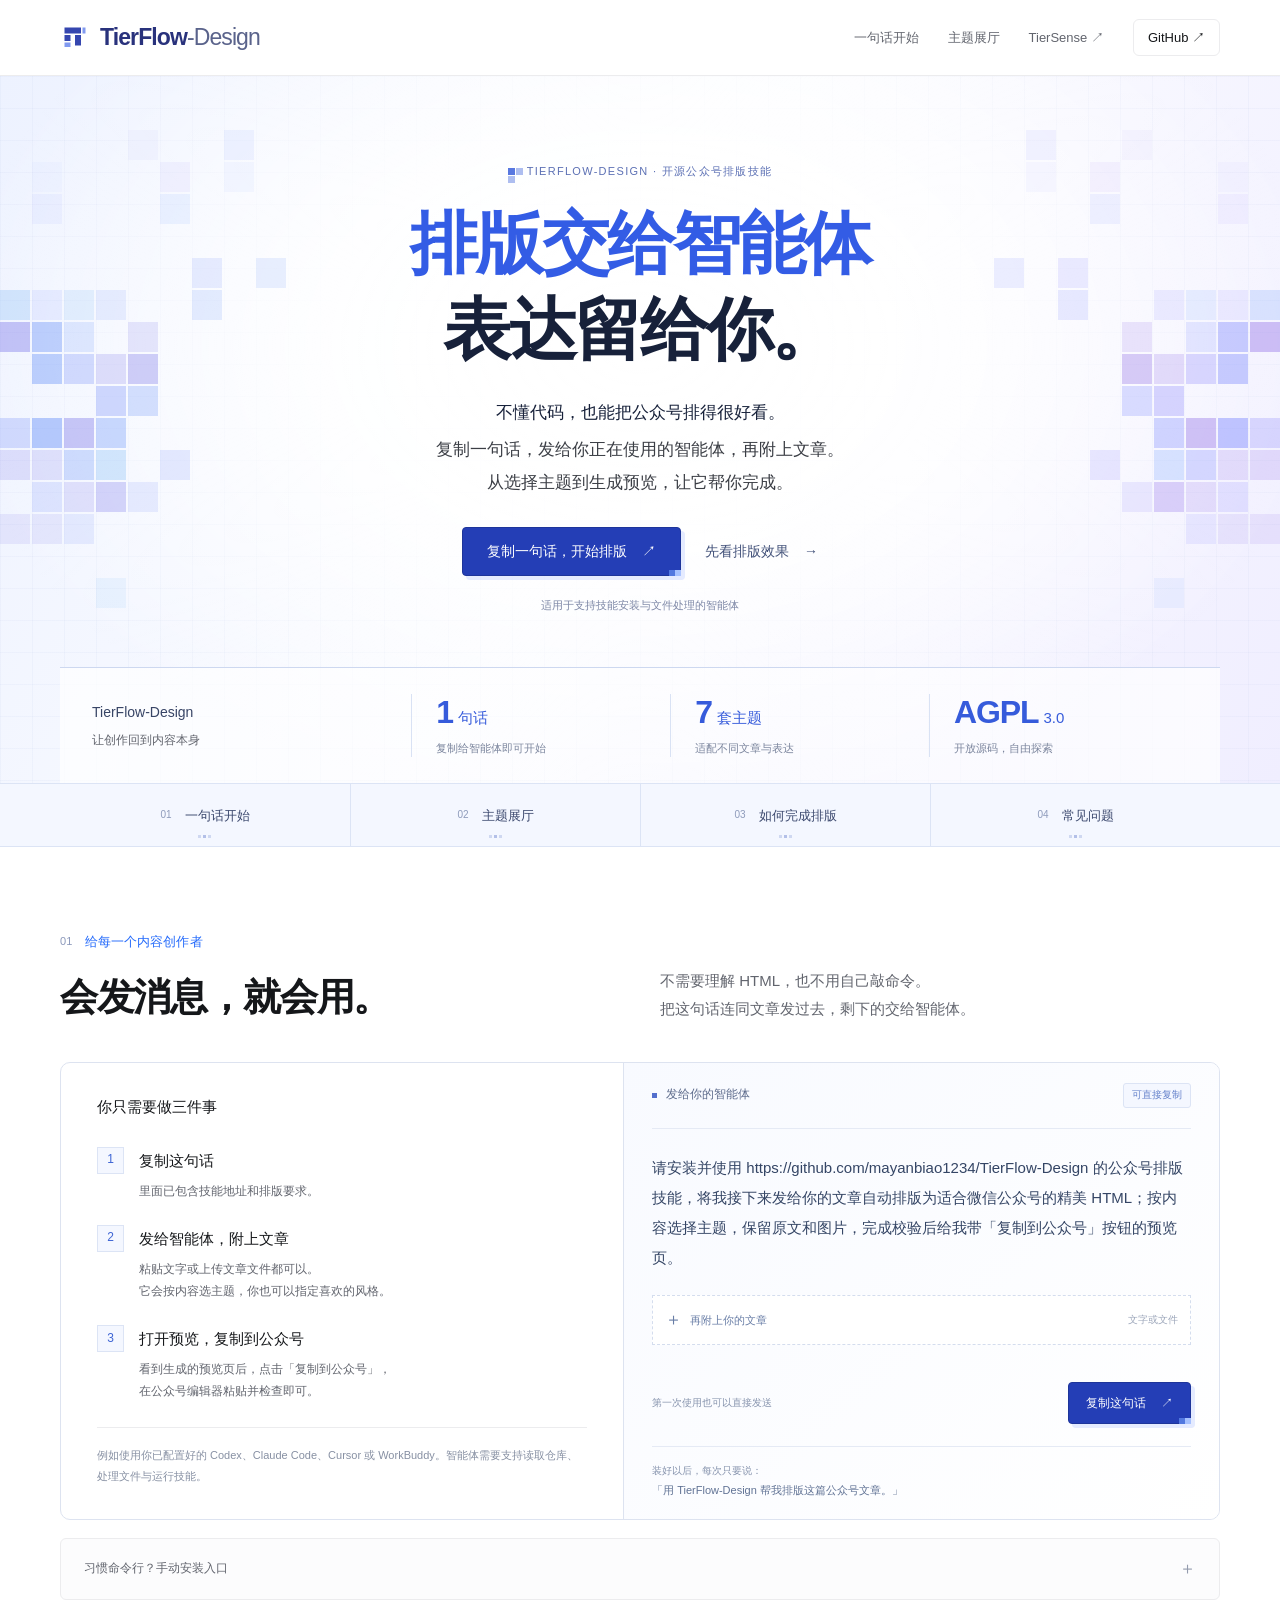
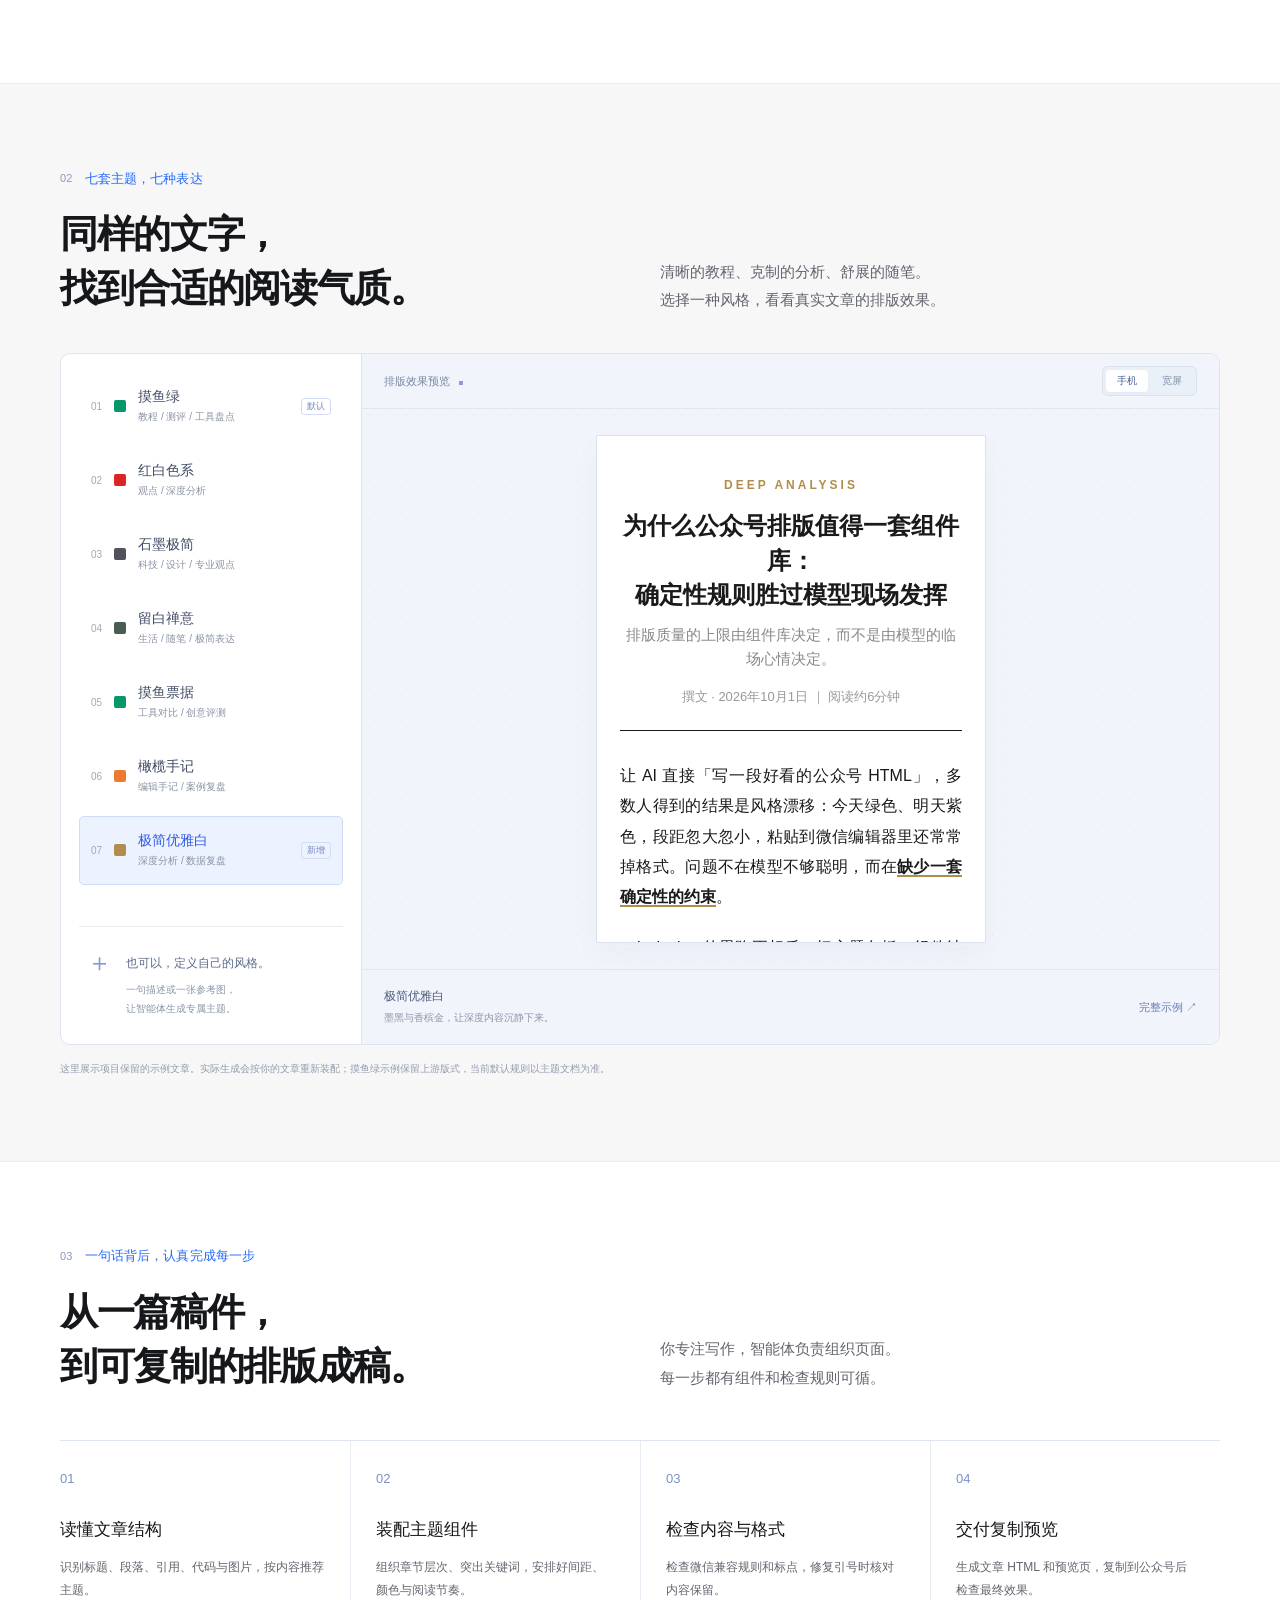
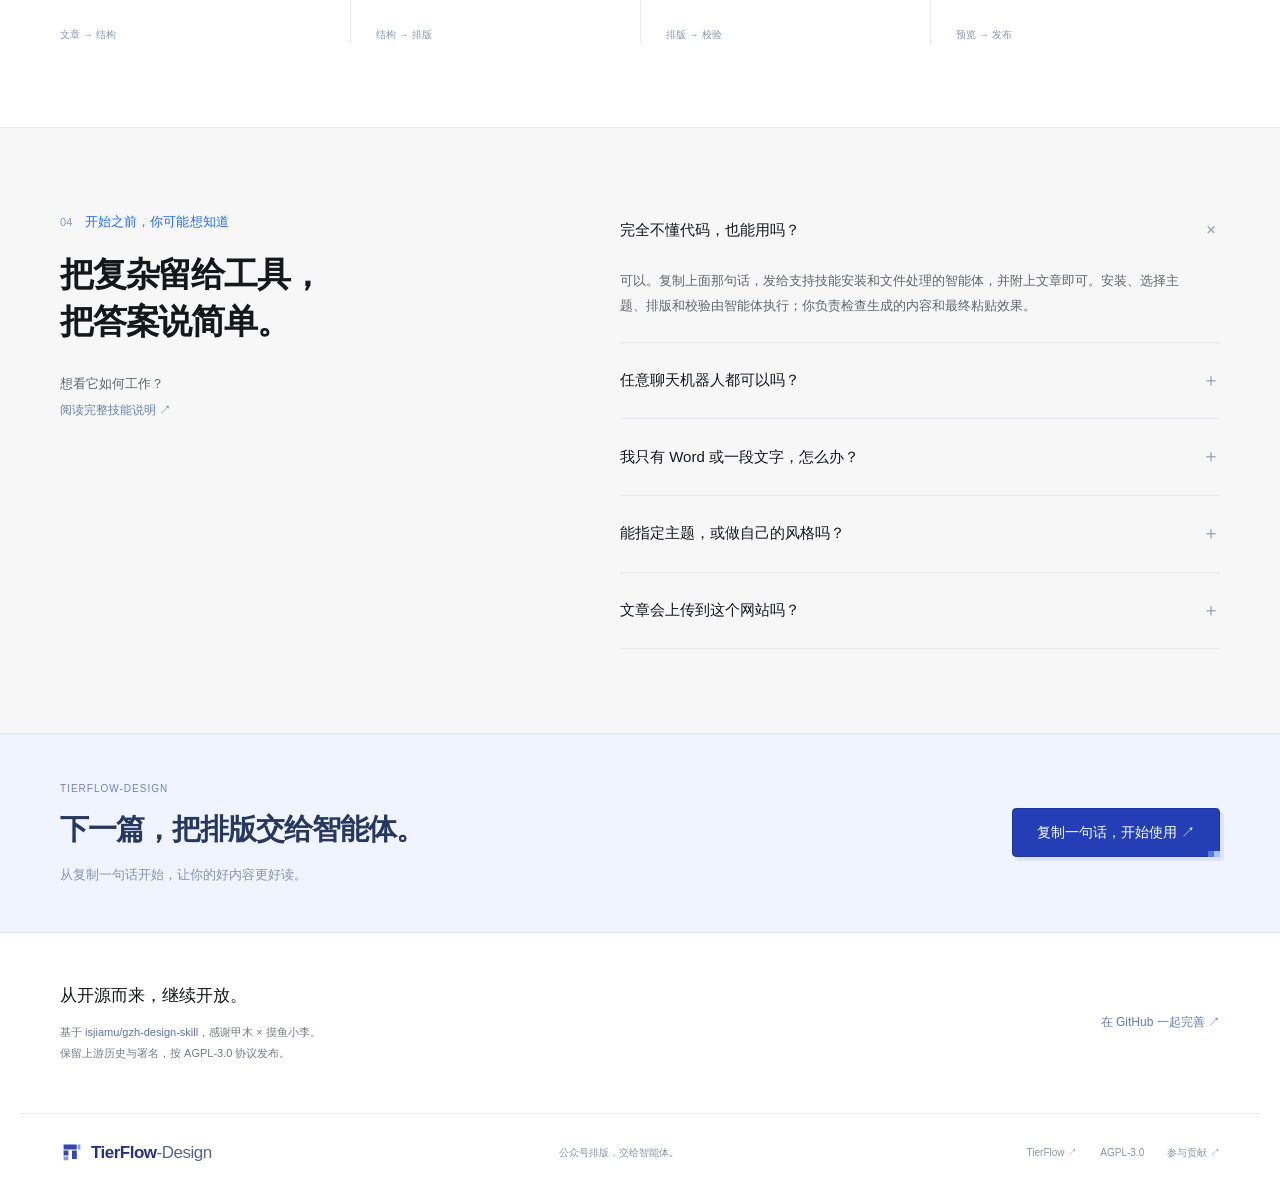
<file: docs/index.html>
<!doctype html>
<html lang="zh-CN">
  <head>
    <meta charset="utf-8" />
    <meta name="viewport" content="width=device-width,initial-scale=1" />
    <meta name="color-scheme" content="light" />
    <meta name="theme-color" content="#ffffff" />
    <meta
      name="description"
      content="TierFlow-Design：不懂代码，也能把公众号排得很好看。给智能体一句话，自动完成主题选择、文章排版、校验和预览。"
    />
    <meta
      property="og:title"
      content="TierFlow-Design · 排版交给智能体，表达留给你。"
    />
    <meta
      property="og:description"
      content="不懂代码，也能把公众号排得很好看。复制一句话，发给智能体并附上文章即可开始。7 套主题，开源可定制。"
    />
    <meta property="og:type" content="website" />
    <title>TierFlow-Design · 排版交给智能体，表达留给你。</title>
    <link rel="icon" href="assets/brand.svg" type="image/svg+xml" />
    <link rel="stylesheet" href="assets/site.css" />
    <script src="assets/site.js" defer></script>
  </head>
  <body>
    <a class="skip-link" href="#main">跳到正文</a>
    <header class="site-header">
      <div class="wrap header-inner">
        <a class="brand" href="./" aria-label="TierFlow-Design 首页"
          ><img src="assets/brand.svg" width="30" height="30" alt="" /><span
            >TierFlow<span class="brand-design">-Design</span></span
          ></a
        >
        <nav aria-label="主导航">
          <a href="#start">一句话开始</a><a href="#themes">主题展厅</a
          ><a class="ecosystem-link" href="https://tierflow.cn/tiersense"
            >TierSense ↗</a
          ><a
            class="nav-github"
            href="https://github.com/mayanbiao1234/TierFlow-Design"
            >GitHub ↗</a
          >
        </nav>
      </div>
    </header>
    <main id="main">
      <section class="hero">
        <div class="wrap">
          <div class="hero-copy">
            <p class="eyebrow hero-eyebrow">
              <span class="pixel-dot"></span> TIERFLOW-DESIGN ·
              开源公众号排版技能
            </p>
            <h1>
              <span class="hero-title-primary">排版交给智能体</span
              ><span>表达留给你。</span>
            </h1>
            <p class="hero-description">
              <strong>不懂代码，也能把公众号排得很好看。</strong
              >复制一句话，发给你正在使用的智能体，再附上文章。<br />从选择主题到生成预览，让它帮你完成。
            </p>
            <div class="hero-actions">
              <button
                class="button primary"
                type="button"
                data-copy="starter-prompt"
              >
                复制一句话，开始排版 <span aria-hidden="true">↗</span></button
              ><a class="button secondary" href="#themes"
                >先看排版效果 <span aria-hidden="true">→</span></a
              >
            </div>
            <p class="hero-note">适用于支持技能安装与文件处理的智能体</p>
          </div>
          <div class="evidence">
            <div class="evidence-source">
              <strong>TierFlow-Design</strong><span>让创作回到内容本身</span>
            </div>
            <dl class="service-metrics">
              <div>
                <dt>复制给智能体即可开始</dt>
                <dd>1<span>句话</span></dd>
              </div>
              <div>
                <dt>适配不同文章与表达</dt>
                <dd>7<span>套主题</span></dd>
              </div>
              <div>
                <dt>开放源码，自由探索</dt>
                <dd>AGPL<span>3.0</span></dd>
              </div>
            </dl>
          </div>
        </div>
      </section>
      <nav class="section-nav" aria-label="页面章节">
        <div class="wrap">
          <a href="#start"><span>01</span> 一句话开始</a
          ><a href="#themes"><span>02</span> 主题展厅</a
          ><a href="#workflow"><span>03</span> 如何完成排版</a
          ><a href="#faq"><span>04</span> 常见问题</a>
        </div>
      </nav>
      <section id="start" class="section start-section">
        <div class="wrap">
          <div class="section-heading">
            <div>
              <p class="eyebrow"><span>01</span> 给每一个内容创作者</p>
              <h2>会发消息，就会用。</h2>
            </div>
            <p>
              不需要理解 HTML，也不用自己敲命令。<br />把这句话连同文章发过去，剩下的交给智能体。
            </p>
          </div>
          <div class="starter">
            <div class="starter-guide">
              <p class="panel-label">你只需要做三件事</p>
              <ol class="simple-steps">
                <li>
                  <span>1</span>
                  <div>
                    <h3>复制这句话</h3>
                    <p>里面已包含技能地址和排版要求。</p>
                  </div>
                </li>
                <li>
                  <span>2</span>
                  <div>
                    <h3>发给智能体，附上文章</h3>
                    <p>
                      粘贴文字或上传文章文件都可以。<br />它会按内容选主题，你也可以指定喜欢的风格。
                    </p>
                  </div>
                </li>
                <li>
                  <span>3</span>
                  <div>
                    <h3>打开预览，复制到公众号</h3>
                    <p>
                      看到生成的预览页后，点击「复制到公众号」，<br />在公众号编辑器粘贴并检查即可。
                    </p>
                  </div>
                </li>
              </ol>
              <p class="agent-note">
                例如使用你已配置好的 Codex、Claude Code、Cursor 或
                WorkBuddy。智能体需要支持读取仓库、处理文件与运行技能。
              </p>
            </div>
            <div class="starter-message">
              <div class="message-toolbar">
                <span><span class="message-dot"></span> 发给你的智能体</span
                ><span class="ready-tag">可直接复制</span>
              </div>
              <div class="message-body">
                <p id="starter-prompt">
                  请安装并使用 https://github.com/mayanbiao1234/TierFlow-Design
                  的公众号排版技能，将我接下来发给你的文章自动排版为适合微信公众号的精美
                  HTML；按内容选择主题，保留原文和图片，完成校验后给我带「复制到公众号」按钮的预览页。
                </p>
                <div class="attachment-demo">
                  <span aria-hidden="true">＋</span> 再附上你的文章
                  <span class="attachment-hint">文字或文件</span>
                </div>
              </div>
              <div class="message-bottom">
                <span>第一次使用也可以直接发送</span
                ><button
                  class="button primary"
                  type="button"
                  data-copy="starter-prompt"
                >
                  复制这句话 <span aria-hidden="true">↗</span>
                </button>
              </div>
              <p class="message-followup">
                装好以后，每次只要说：<br /><span
                  >「用 TierFlow-Design 帮我排版这篇公众号文章。」</span
                >
              </p>
            </div>
          </div>
          <details class="advanced-install" id="install">
            <summary>
              <span>习惯命令行？手动安装入口</span
              ><span class="details-plus" aria-hidden="true">＋</span>
            </summary>
            <div class="advanced-content">
              <p>
                在支持 Skills 的智能体环境中运行；安装器使用
                Node.js，校验脚本使用 Python 3。
              </p>
              <div class="install-command">
                <code id="install-command"
                  >npx skills add mayanbiao1234/TierFlow-Design</code
                ><button
                  class="copy-button"
                  type="button"
                  data-copy="install-command"
                >
                  复制命令
                </button>
              </div>
            </div>
          </details>
        </div>
      </section>
      <section id="themes" class="section themes-section">
        <div class="wrap">
          <div class="section-heading">
            <div>
              <p class="eyebrow"><span>02</span> 七套主题，七种表达</p>
              <h2>同样的文字，<br />找到合适的阅读气质。</h2>
            </div>
            <p>
              清晰的教程、克制的分析、舒展的随笔。<br />选择一种风格，看看真实文章的排版效果。
            </p>
          </div>
          <div class="theme-explorer" data-gallery-base="gallery/">
            <div class="theme-sidebar">
              <div class="theme-list" role="group" aria-label="选择排版主题">
                <button
                  class="theme-option"
                  type="button"
                  data-theme="moyu-green"
                  aria-pressed="false"
                >
                  <span class="theme-number">01</span
                  ><span class="theme-swatch" style="--swatch: #059669"></span
                  ><span>摸鱼绿<small>教程 / 测评 / 工具盘点</small></span
                  ><span class="theme-badge">默认</span></button
                ><button
                  class="theme-option"
                  type="button"
                  data-theme="red-white"
                  aria-pressed="false"
                >
                  <span class="theme-number">02</span
                  ><span class="theme-swatch" style="--swatch: #dc2626"></span
                  ><span>红白色系<small>观点 / 深度分析</small></span></button
                ><button
                  class="theme-option"
                  type="button"
                  data-theme="graphite-minimal"
                  aria-pressed="false"
                >
                  <span class="theme-number">03</span
                  ><span class="theme-swatch" style="--swatch: #52525b"></span
                  ><span
                    >石墨极简<small>科技 / 设计 / 专业观点</small></span
                  ></button
                ><button
                  class="theme-option"
                  type="button"
                  data-theme="zen-whitespace"
                  aria-pressed="false"
                >
                  <span class="theme-number">04</span
                  ><span class="theme-swatch" style="--swatch: #4a5d52"></span
                  ><span
                    >留白禅意<small>生活 / 随笔 / 极简表达</small></span
                  ></button
                ><button
                  class="theme-option"
                  type="button"
                  data-theme="moyu-ticket"
                  aria-pressed="false"
                >
                  <span class="theme-number">05</span
                  ><span class="theme-swatch" style="--swatch: #059669"></span
                  ><span
                    >摸鱼票据<small>工具对比 / 创意评测</small></span
                  ></button
                ><button
                  class="theme-option"
                  type="button"
                  data-theme="olive-journal"
                  aria-pressed="false"
                >
                  <span class="theme-number">06</span
                  ><span class="theme-swatch" style="--swatch: #ed7b2f"></span
                  ><span
                    >橄榄手记<small>编辑手记 / 案例复盘</small></span
                  ></button
                ><button
                  class="theme-option"
                  type="button"
                  data-theme="elegant-white"
                  aria-pressed="true"
                >
                  <span class="theme-number">07</span
                  ><span class="theme-swatch" style="--swatch: #b08d4c"></span
                  ><span>极简优雅白<small>深度分析 / 数据复盘</small></span
                  ><span class="theme-badge">新增</span>
                </button>
              </div>
              <div class="theme-custom">
                <span aria-hidden="true">＋</span>
                <div>
                  <b>也可以，定义自己的风格。</b>
                  <p>一句描述或一张参考图，<br />让智能体生成专属主题。</p>
                </div>
              </div>
            </div>
            <div class="theme-stage">
              <div class="preview-toolbar">
                <span>排版效果预览 <span class="preview-dot"></span></span>
                <div class="viewport-switch" role="group" aria-label="预览宽度">
                  <button type="button" data-width="mobile" aria-pressed="true">
                    手机</button
                  ><button type="button" data-width="wide" aria-pressed="false">
                    宽屏
                  </button>
                </div>
              </div>
              <div class="preview-canvas">
                <div class="preview-frame">
                  <iframe
                    id="theme-preview"
                    src="gallery/elegant-white.html"
                    title="极简优雅白主题排版示例"
                    loading="lazy"
                    sandbox="allow-same-origin"
                  ></iframe>
                </div>
              </div>
              <div class="preview-footer">
                <div>
                  <b id="preview-name">极简优雅白</b
                  ><span id="preview-description"
                    >墨黑与香槟金，让深度内容沉静下来。</span
                  >
                </div>
                <a
                  id="preview-link"
                  href="gallery/elegant-white.html"
                  target="_blank"
                  rel="noopener"
                  >完整示例 ↗</a
                >
              </div>
              <p
                class="sr-only"
                id="preview-status"
                role="status"
                aria-live="polite"
              ></p>
            </div>
          </div>
          <p class="section-note">
            这里展示项目保留的示例文章。实际生成会按你的文章重新装配；摸鱼绿示例保留上游版式，当前默认规则以主题文档为准。
          </p>
          <noscript
            ><p>
              启用 JavaScript 可切换预览，也可以直接查看：<a
                href="gallery/moyu-green.html"
                >摸鱼绿</a
              >
              · <a href="gallery/red-white.html">红白色系</a> ·
              <a href="gallery/graphite-minimal.html">石墨极简</a> ·
              <a href="gallery/zen-whitespace.html">留白禅意</a> ·
              <a href="gallery/moyu-ticket.html">摸鱼票据</a> ·
              <a href="gallery/olive-journal.html">橄榄手记</a> ·
              <a href="gallery/elegant-white.html">极简优雅白</a>
            </p></noscript
          >
        </div>
      </section>
      <section id="workflow" class="section workflow-section">
        <div class="wrap">
          <div class="section-heading">
            <div>
              <p class="eyebrow"><span>03</span> 一句话背后，认真完成每一步</p>
              <h2>从一篇稿件，<br />到可复制的排版成稿。</h2>
            </div>
            <p>
              你专注写作，智能体负责组织页面。<br />每一步都有组件和检查规则可循。
            </p>
          </div>
          <div class="workflow-grid">
            <article>
              <span class="step-number">01</span>
              <h3>读懂文章结构</h3>
              <p>识别标题、段落、引用、代码与图片，按内容推荐主题。</p>
              <span class="step-tag">文章 → 结构</span>
            </article>
            <article>
              <span class="step-number">02</span>
              <h3>装配主题组件</h3>
              <p>组织章节层次、突出关键词，安排好间距、颜色与阅读节奏。</p>
              <span class="step-tag">结构 → 排版</span>
            </article>
            <article>
              <span class="step-number">03</span>
              <h3>检查内容与格式</h3>
              <p>检查微信兼容规则和标点，修复引号时核对内容保留。</p>
              <span class="step-tag">排版 → 校验</span>
            </article>
            <article>
              <span class="step-number">04</span>
              <h3>交付复制预览</h3>
              <p>生成文章 HTML 和预览页，复制到公众号后检查最终效果。</p>
              <span class="step-tag">预览 → 发布</span>
            </article>
          </div>
        </div>
      </section>
      <section id="faq" class="section faq-section">
        <div class="wrap faq-layout">
          <div>
            <p class="eyebrow"><span>04</span> 开始之前，你可能想知道</p>
            <h2>把复杂留给工具，<br />把答案说简单。</h2>
            <p class="faq-lead">
              想看它如何工作？<br /><a
                href="https://github.com/mayanbiao1234/TierFlow-Design/blob/main/SKILL.md"
                >阅读完整技能说明 ↗</a
              >
            </p>
          </div>
          <div class="faq-list">
            <details open>
              <summary>完全不懂代码，也能用吗？<span>＋</span></summary>
              <p>
                可以。复制上面那句话，发给支持技能安装和文件处理的智能体，并附上文章即可。安装、选择主题、排版和校验由智能体执行；你负责检查生成的内容和最终粘贴效果。
              </p>
            </details>
            <details>
              <summary>任意聊天机器人都可以吗？<span>＋</span></summary>
              <p>
                需要能够读取仓库、处理文件并运行技能的智能体。只支持文字对话的聊天工具，可能无法直接安装技能或生成可用文件。网站本身用于介绍和预览，实际排版在你的智能体里完成。
              </p>
            </details>
            <details>
              <summary>我只有 Word 或一段文字，怎么办？<span>＋</span></summary>
              <p>
                直接发给智能体。纯文本、Word 和 PDF
                会先提取为文章结构，再进行排版；文件提取取决于你所用智能体的能力。扫描版
                PDF 或复杂表格可能需要补充核对。
              </p>
            </details>
            <details>
              <summary>能指定主题，或做自己的风格吗？<span>＋</span></summary>
              <p>
                可以。在提示词里加上「使用极简优雅白」等主题名称，或给一段风格描述、一张参考图，让智能体生成并保存新的主题组件库。
              </p>
            </details>
            <details>
              <summary>文章会上传到这个网站吗？<span>＋</span></summary>
              <p>
                这个展示网站没有文章上传入口，也不接收你的稿件。文章由你选择的智能体处理，处理方式与数据规则以该智能体服务为准。
              </p>
            </details>
          </div>
        </div>
      </section>
      <section class="closing">
        <div class="wrap closing-inner">
          <div>
            <p class="eyebrow">TIERFLOW-DESIGN</p>
            <h2>下一篇，把排版交给智能体。</h2>
            <p>从复制一句话开始，让你的好内容更好读。</p>
          </div>
          <button
            class="button primary"
            type="button"
            data-copy="starter-prompt"
          >
            复制一句话，开始使用 ↗
          </button>
        </div>
      </section>
      <section class="open-source wrap">
        <div>
          <h3>从开源而来，继续开放。</h3>
          <p>
            基于
            <a href="https://github.com/isjiamu/gzh-design-skill"
              >isjiamu/gzh-design-skill</a
            >，感谢甲木 × 摸鱼小李。<br />保留上游历史与署名，按 AGPL-3.0
            协议发布。
          </p>
        </div>
        <a
          class="text-link"
          href="https://github.com/mayanbiao1234/TierFlow-Design"
          >在 GitHub 一起完善 ↗</a
        >
      </section>
    </main>
    <footer class="site-footer wrap">
      <a class="brand" href="./"
        ><img src="assets/brand.svg" alt="" width="24" height="24" /><span
          >TierFlow<span class="brand-design">-Design</span></span
        ></a
      ><span>公众号排版，交给智能体。</span>
      <div>
        <a href="https://tierflow.cn">TierFlow ↗</a
        ><a
          href="https://github.com/mayanbiao1234/TierFlow-Design/blob/main/LICENSE"
          >AGPL-3.0</a
        ><a
          href="https://github.com/mayanbiao1234/TierFlow-Design/blob/main/CONTRIBUTING.md"
          >参与贡献 ↗</a
        >
      </div>
    </footer>
    <div
      id="copy-status"
      class="copy-status"
      role="status"
      aria-live="polite"
    ></div>
  </body>
</html>
</file>
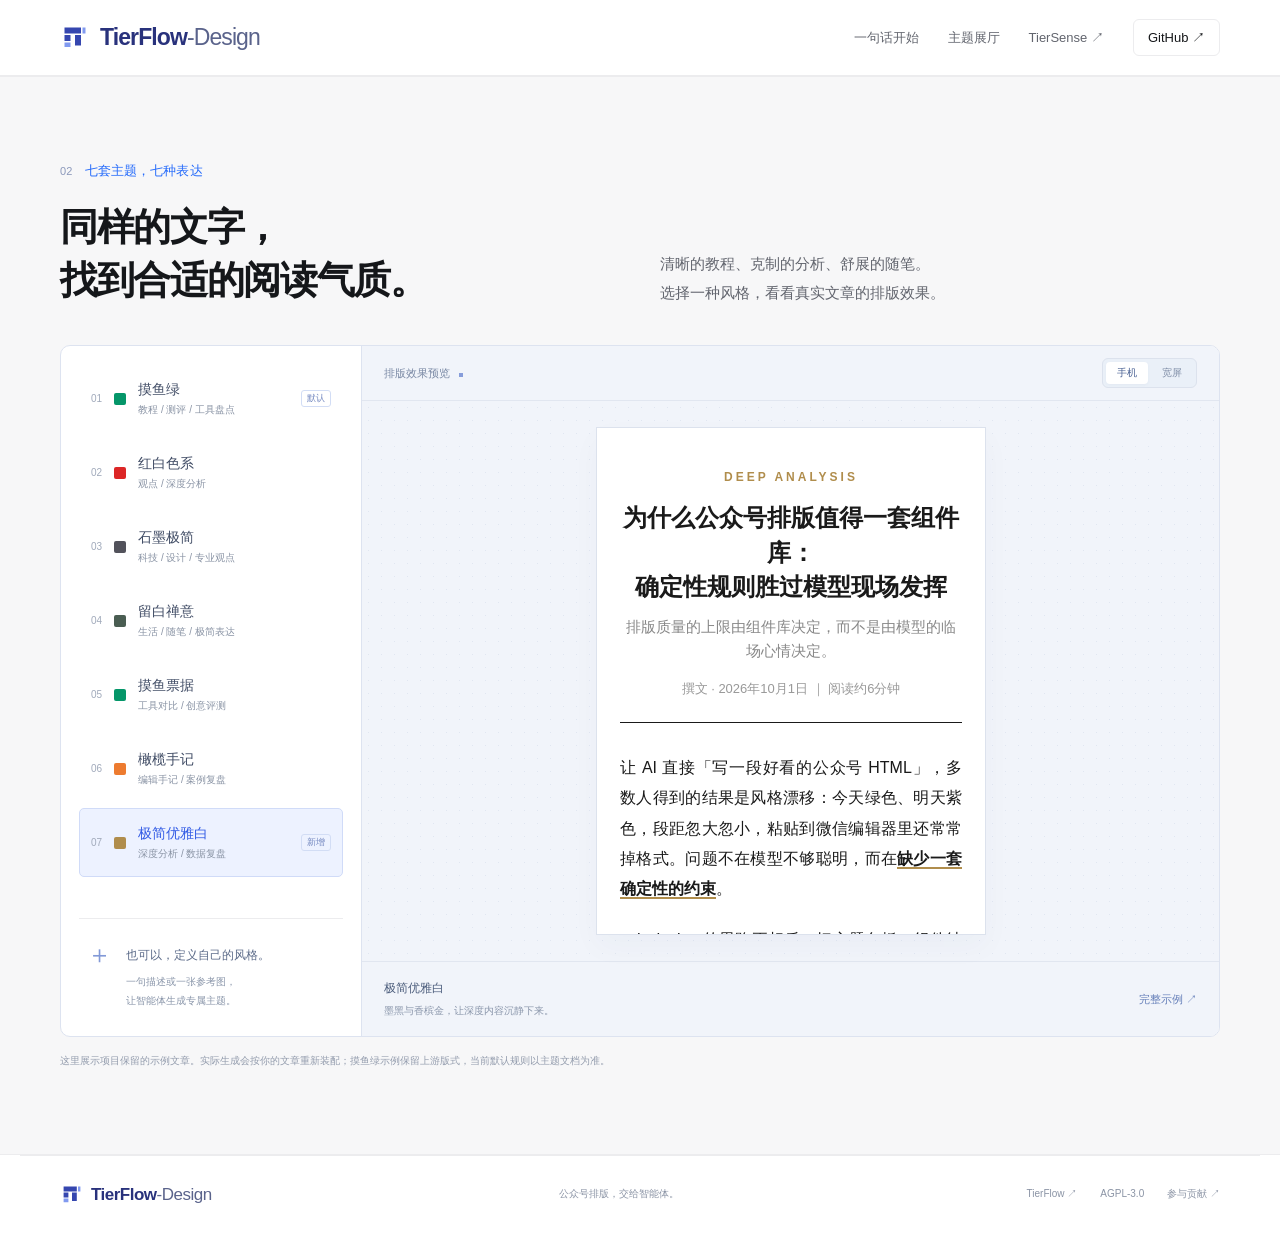
<file: docs/gallery/index.html>
<!doctype html>
<html lang="zh-CN">
  <head>
    <meta charset="utf-8" />
    <meta name="viewport" content="width=device-width,initial-scale=1" />
    <meta name="color-scheme" content="light" />
    <meta name="theme-color" content="#ffffff" />
    <meta
      name="description"
      content="TierFlow-Design：不懂代码，也能把公众号排得很好看。给智能体一句话，自动完成主题选择、文章排版、校验和预览。"
    />
    <meta
      property="og:title"
      content="TierFlow-Design · 排版交给智能体，表达留给你。"
    />
    <meta
      property="og:description"
      content="不懂代码，也能把公众号排得很好看。复制一句话，发给智能体并附上文章即可开始。7 套主题，开源可定制。"
    />
    <meta property="og:type" content="website" />
    <title>TierFlow-Design · 排版交给智能体，表达留给你。</title>
    <link rel="icon" href="../assets/brand.svg" type="image/svg+xml" />
    <link rel="stylesheet" href="../assets/site.css" />
    <script src="../assets/site.js" defer></script>
  </head>
  <body>
    <a class="skip-link" href="#main">跳到正文</a>
    <header class="site-header">
      <div class="wrap header-inner">
        <a class="brand" href="../" aria-label="TierFlow-Design 首页"
          ><img src="../assets/brand.svg" width="30" height="30" alt="" /><span
            >TierFlow<span class="brand-design">-Design</span></span
          ></a
        >
        <nav aria-label="主导航">
          <a href="../#start">一句话开始</a><a href="#themes">主题展厅</a
          ><a class="ecosystem-link" href="https://tierflow.cn/tiersense"
            >TierSense ↗</a
          ><a
            class="nav-github"
            href="https://github.com/mayanbiao1234/TierFlow-Design"
            >GitHub ↗</a
          >
        </nav>
      </div>
    </header>
    <main id="main">
      <section id="themes" class="section themes-section">
        <div class="wrap">
          <div class="section-heading">
            <div>
              <p class="eyebrow"><span>02</span> 七套主题，七种表达</p>
              <h2>同样的文字，<br />找到合适的阅读气质。</h2>
            </div>
            <p>
              清晰的教程、克制的分析、舒展的随笔。<br />选择一种风格，看看真实文章的排版效果。
            </p>
          </div>
          <div class="theme-explorer" data-gallery-base="./">
            <div class="theme-sidebar">
              <div class="theme-list" role="group" aria-label="选择排版主题">
                <button
                  class="theme-option"
                  type="button"
                  data-theme="moyu-green"
                  aria-pressed="false"
                >
                  <span class="theme-number">01</span
                  ><span class="theme-swatch" style="--swatch: #059669"></span
                  ><span>摸鱼绿<small>教程 / 测评 / 工具盘点</small></span
                  ><span class="theme-badge">默认</span></button
                ><button
                  class="theme-option"
                  type="button"
                  data-theme="red-white"
                  aria-pressed="false"
                >
                  <span class="theme-number">02</span
                  ><span class="theme-swatch" style="--swatch: #dc2626"></span
                  ><span>红白色系<small>观点 / 深度分析</small></span></button
                ><button
                  class="theme-option"
                  type="button"
                  data-theme="graphite-minimal"
                  aria-pressed="false"
                >
                  <span class="theme-number">03</span
                  ><span class="theme-swatch" style="--swatch: #52525b"></span
                  ><span
                    >石墨极简<small>科技 / 设计 / 专业观点</small></span
                  ></button
                ><button
                  class="theme-option"
                  type="button"
                  data-theme="zen-whitespace"
                  aria-pressed="false"
                >
                  <span class="theme-number">04</span
                  ><span class="theme-swatch" style="--swatch: #4a5d52"></span
                  ><span
                    >留白禅意<small>生活 / 随笔 / 极简表达</small></span
                  ></button
                ><button
                  class="theme-option"
                  type="button"
                  data-theme="moyu-ticket"
                  aria-pressed="false"
                >
                  <span class="theme-number">05</span
                  ><span class="theme-swatch" style="--swatch: #059669"></span
                  ><span
                    >摸鱼票据<small>工具对比 / 创意评测</small></span
                  ></button
                ><button
                  class="theme-option"
                  type="button"
                  data-theme="olive-journal"
                  aria-pressed="false"
                >
                  <span class="theme-number">06</span
                  ><span class="theme-swatch" style="--swatch: #ed7b2f"></span
                  ><span
                    >橄榄手记<small>编辑手记 / 案例复盘</small></span
                  ></button
                ><button
                  class="theme-option"
                  type="button"
                  data-theme="elegant-white"
                  aria-pressed="true"
                >
                  <span class="theme-number">07</span
                  ><span class="theme-swatch" style="--swatch: #b08d4c"></span
                  ><span>极简优雅白<small>深度分析 / 数据复盘</small></span
                  ><span class="theme-badge">新增</span>
                </button>
              </div>
              <div class="theme-custom">
                <span aria-hidden="true">＋</span>
                <div>
                  <b>也可以，定义自己的风格。</b>
                  <p>一句描述或一张参考图，<br />让智能体生成专属主题。</p>
                </div>
              </div>
            </div>
            <div class="theme-stage">
              <div class="preview-toolbar">
                <span>排版效果预览 <span class="preview-dot"></span></span>
                <div class="viewport-switch" role="group" aria-label="预览宽度">
                  <button type="button" data-width="mobile" aria-pressed="true">
                    手机</button
                  ><button type="button" data-width="wide" aria-pressed="false">
                    宽屏
                  </button>
                </div>
              </div>
              <div class="preview-canvas">
                <div class="preview-frame">
                  <iframe
                    id="theme-preview"
                    src="./elegant-white.html"
                    title="极简优雅白主题排版示例"
                    loading="lazy"
                    sandbox="allow-same-origin"
                  ></iframe>
                </div>
              </div>
              <div class="preview-footer">
                <div>
                  <b id="preview-name">极简优雅白</b
                  ><span id="preview-description"
                    >墨黑与香槟金，让深度内容沉静下来。</span
                  >
                </div>
                <a
                  id="preview-link"
                  href="./elegant-white.html"
                  target="_blank"
                  rel="noopener"
                  >完整示例 ↗</a
                >
              </div>
              <p
                class="sr-only"
                id="preview-status"
                role="status"
                aria-live="polite"
              ></p>
            </div>
          </div>
          <p class="section-note">
            这里展示项目保留的示例文章。实际生成会按你的文章重新装配；摸鱼绿示例保留上游版式，当前默认规则以主题文档为准。
          </p>
          <noscript
            ><p>
              启用 JavaScript 可切换预览，也可以直接查看：<a
                href="./moyu-green.html"
                >摸鱼绿</a
              >
              · <a href="./red-white.html">红白色系</a> ·
              <a href="./graphite-minimal.html">石墨极简</a> ·
              <a href="./zen-whitespace.html">留白禅意</a> ·
              <a href="./moyu-ticket.html">摸鱼票据</a> ·
              <a href="./olive-journal.html">橄榄手记</a> ·
              <a href="./elegant-white.html">极简优雅白</a>
            </p></noscript
          >
        </div>
      </section>
    </main>
    <footer class="site-footer wrap">
      <a class="brand" href="../"
        ><img src="../assets/brand.svg" alt="" width="24" height="24" /><span
          >TierFlow<span class="brand-design">-Design</span></span
        ></a
      ><span>公众号排版，交给智能体。</span>
      <div>
        <a href="https://tierflow.cn">TierFlow ↗</a
        ><a
          href="https://github.com/mayanbiao1234/TierFlow-Design/blob/main/LICENSE"
          >AGPL-3.0</a
        ><a
          href="https://github.com/mayanbiao1234/TierFlow-Design/blob/main/CONTRIBUTING.md"
          >参与贡献 ↗</a
        >
      </div>
    </footer>
    <div
      id="copy-status"
      class="copy-status"
      role="status"
      aria-live="polite"
    ></div>
  </body>
</html>
</file>
<file: docs/assets/site.css>
/* TierFlow-Design · AGPL-3.0. Visual language aligned with tierflow.cn/tiersense. */
:root {
  color-scheme: light;
  --blue: #256bfb;
  --brand: #335ce5;
  --button: #243eb6;
  --ink: #15171a;
  --secondary: #3b3e45;
  --muted: #62656e;
  --faint: #767a82;
  --line: #ececee;
  --soft: #f7f7f8;
  --font:
    "PingFang SC", "Inter Variable", Inter, -apple-system, BlinkMacSystemFont,
    "Segoe UI", "Microsoft YaHei", sans-serif;
  --pixel-field:
    0 0 #4d7ef60f, 128px 0 #6d68e60a, 224px 0 #4d7ef613, 32px 32px #8197f90c,
    160px 32px #6d68e610, 224px 32px #8197f910, 32px 64px #8197f915,
    160px 64px #4d7ef616, 192px 128px #8197f92c, 256px 128px #4d7ef61e,
    0 160px #5fa7f139, 32px 160px #8197f922, 64px 160px #5fa7f122,
    96px 160px #8197f926, 192px 160px #4d7ef623, 0 192px #6d68e65e,
    32px 192px #4d7ef656, 64px 192px #4d7ef626, 128px 192px #6d68e627,
    32px 224px #4d7ef657, 64px 224px #8197f952, 96px 224px #6d68e632,
    128px 224px #6d68e64f, 96px 256px #8197f95b, 128px 256px #4d7ef639,
    0 288px #8197f94e, 32px 288px #4d7ef662, 64px 288px #6d68e65a,
    96px 288px #4d7ef647, 0 320px #6d68e62e, 32px 320px #6d68e62b,
    64px 320px #4d7ef63d, 96px 320px #5fa7f13f, 160px 320px #8197f931,
    32px 352px #8197f937, 64px 352px #6d68e62c, 96px 352px #6d68e643,
    128px 352px #8197f929, 0 384px #6d68e61e, 32px 384px #6d68e61f,
    64px 384px #8197f928, 96px 448px #5fa7f118;
}
* {
  box-sizing: border-box;
}
html {
  scroll-behavior: smooth;
  scroll-padding-top: 90px;
}
body {
  margin: 0;
  background: #fff;
  color: var(--ink);
  font: 16px/1.65 var(--font);
  -webkit-font-smoothing: antialiased;
}
button,
input,
textarea,
code,
pre {
  font-family: inherit;
}
button {
  font-size: inherit;
  cursor: pointer;
  color: inherit;
}
a {
  color: inherit;
  text-decoration: none;
}
a,
button {
  transition:
    color 0.15s,
    background 0.15s,
    border-color 0.15s;
  -webkit-tap-highlight-color: transparent;
}
a:hover {
  color: var(--blue);
}
a:focus-visible,
button:focus-visible,
summary:focus-visible {
  outline: 2px solid var(--blue);
  outline-offset: 5px;
}
::selection {
  background: #256bfb24;
}
h1,
h2,
h3,
p {
  margin-top: 0;
}
.wrap {
  width: 100%;
  max-width: 1240px;
  margin-inline: auto;
  padding-inline: clamp(20px, 4vw, 40px);
}
.site-header {
  height: 76px;
  background: #fff;
  border-bottom: 1px solid var(--line);
}
.header-inner {
  height: 100%;
  display: flex;
  align-items: center;
  justify-content: space-between;
  gap: 30px;
}
.brand {
  display: inline-flex;
  align-items: center;
  gap: 10px;
  white-space: nowrap;
  font-size: 23px;
  font-weight: 650;
  letter-spacing: -0.9px;
  color: #29327c;
}
.brand-design {
  font-weight: 450;
  color: #5a638b;
}
.brand img {
  display: block;
  flex-shrink: 0;
}
nav {
  display: flex;
  align-items: center;
  gap: 29px;
  font-size: 13px;
  color: var(--muted);
}
.nav-github {
  border: 1px solid var(--line);
  border-radius: 6px;
  padding: 7px 14px;
  color: var(--ink);
}
.eyebrow {
  display: flex;
  align-items: center;
  gap: 12px;
  color: var(--blue);
  font-size: 13px;
  font-weight: 500;
  letter-spacing: 0.01em;
  margin: 0 0 18px;
}
.eyebrow > span:not(.pixel-dot) {
  color: #8c99bb;
  font-size: 11px;
  font-variant-numeric: tabular-nums;
}
.pixel-dot {
  width: 7px;
  height: 7px;
  display: inline-block;
  background: #5878e0;
  box-shadow:
    8px 0 #aebef0,
    0 8px #aebef0;
}
.hero {
  position: relative;
  isolation: isolate;
  overflow: hidden;
  padding: 86px 0 0;
  background-color: #fafdff;
  background-image:
    radial-gradient(at 50% 38%, #fff 0%, #ffffffed 34%, #fff0 76%),
    linear-gradient(#5076bc0a 1px, transparent 1px),
    linear-gradient(90deg, #5076bc0a 1px, transparent 1px),
    linear-gradient(120deg, #edf2ff, #fafbff 48%, #f0eeff);
  background-size:
    auto,
    32px 32px,
    32px 32px,
    auto;
}
.hero::before,
.hero::after {
  content: "";
  position: absolute;
  width: 30px;
  height: 30px;
  top: 54px;
  background: transparent;
  box-shadow: var(--pixel-field);
  pointer-events: none;
  z-index: 0;
}
.hero::before {
  left: 0;
}
.hero::after {
  right: 0;
  transform: scaleX(-1);
  filter: hue-rotate(12deg);
}
.hero > .wrap {
  position: relative;
  z-index: 1;
}
.hero-copy {
  text-align: center;
  max-width: 880px;
  margin: auto;
}
.hero-eyebrow {
  justify-content: center;
  color: #5c70b4;
  font-size: 11px;
  letter-spacing: 1.3px;
  margin-bottom: 24px;
}
.hero h1 {
  font-size: clamp(42px, 5.3vw, 74px);
  font-weight: 600;
  line-height: 1.17;
  letter-spacing: -0.035em;
  text-wrap: balance;
  margin: 0;
  color: #17213a;
}
.hero h1 > span {
  display: block;
}
.hero-title-primary {
  color: var(--brand);
  margin-bottom: 6px;
}
.hero-description {
  max-width: 720px;
  color: var(--secondary);
  margin: 27px auto 0;
  font-size: 17px;
  line-height: 1.95;
}
.hero-description strong {
  display: block;
  font-weight: 500;
  color: #17213a;
  margin-bottom: 4px;
}
.hero-actions {
  display: flex;
  flex-wrap: wrap;
  align-items: center;
  justify-content: center;
  gap: 24px;
  margin-top: 28px;
}
.button {
  display: inline-flex;
  align-items: center;
  justify-content: center;
  gap: 15px;
  height: 49px;
  padding: 0 24px;
  border: 0;
  border-radius: 4px;
  font-size: 14px;
  font-weight: 500;
  white-space: nowrap;
}
.button.primary {
  position: relative;
  background: var(--button);
  border: 1px solid #1e359a;
  color: #fff;
  box-shadow: 4px 4px #99b1ff40;
}
.button.primary:after {
  content: "";
  position: absolute;
  width: 6px;
  height: 6px;
  bottom: -1px;
  right: -1px;
  background: #a6c1ff;
  box-shadow: -6px 0 #5278df;
}
.button.primary:hover {
  background: #1b329b;
  box-shadow: 4px 4px #99b1ff66;
}
.button.secondary {
  background: transparent;
  color: #43527a;
  padding-inline: 0;
  font-size: 14px;
}
.button.secondary:hover {
  color: var(--blue);
}
.hero-note {
  font-size: 11px;
  color: #7d87a6;
  margin: 20px 0 0;
}
.evidence {
  display: grid;
  grid-template-columns: minmax(180px, 0.75fr) minmax(0, 2fr);
  align-items: center;
  gap: 28px;
  margin-top: 53px;
  padding: 26px 32px;
  border-top: 1px solid #cdd8f0;
  background: linear-gradient(90deg, #ffffffbf, #ffffff78, #ffffffbf);
}
.evidence-source {
  display: flex;
  flex-direction: column;
  gap: 6px;
}
.evidence-source strong {
  font-size: 14px;
  font-weight: 500;
  color: #384566;
}
.evidence-source > span {
  font-size: 12px;
  color: var(--muted);
}
.service-metrics {
  display: grid;
  grid-template-columns: repeat(3, minmax(0, 1fr));
  margin: 0;
}
.service-metrics > div {
  display: flex;
  flex-direction: column-reverse;
  gap: 8px;
  border-left: 1px solid #d9e2f4;
  padding-left: 24px;
}
.service-metrics dd {
  font-size: 32px;
  line-height: 1.15;
  letter-spacing: -0.035em;
  color: #365bdb;
  font-weight: 600;
  font-variant-numeric: tabular-nums;
  margin: 0;
}
.service-metrics dd span {
  font-size: 15px;
  letter-spacing: 0;
  margin-left: 5px;
  font-weight: 450;
}
.service-metrics dt {
  font-size: 11px;
  color: #7b859d;
}
.section-nav {
  background: #f4f7ff;
  border-block: 1px solid #dce4f5;
  display: block;
}
.section-nav > .wrap {
  display: grid;
  grid-template-columns: repeat(4, minmax(0, 1fr));
}
.section-nav a {
  position: relative;
  display: flex;
  gap: 13px;
  align-items: center;
  justify-content: center;
  min-height: 62px;
  font-size: 13px;
  color: #3b486e;
}
.section-nav a + a {
  border-left: 1px solid #dce4f5;
}
.section-nav a:hover {
  background: #eaf0ff;
  color: var(--blue);
}
.section-nav a > span {
  font-size: 10px;
  color: #8e9bbb;
}
.section-nav a:after {
  content: "";
  position: absolute;
  bottom: 8px;
  left: calc(50% - 2px);
  width: 3px;
  height: 3px;
  background: #899cda;
  box-shadow:
    5px 0 #b7c4e9,
    -5px 0 #b7c4e9;
  opacity: 0.6;
}
.section {
  padding-block: clamp(56px, 6.5vw, 88px);
}
.section-heading {
  display: grid;
  grid-template-columns: 1fr 1fr;
  align-items: end;
  gap: 40px;
  margin-bottom: 38px;
}
.section h2,
.closing h2 {
  font-size: clamp(28px, 3vw, 40px);
  font-weight: 600;
  line-height: 1.4;
  letter-spacing: -0.035em;
  margin: 0;
  text-wrap: balance;
}
.section-heading > p {
  font-size: 15px;
  line-height: 1.9;
  color: var(--muted);
  margin: 0;
}
.starter {
  display: grid;
  grid-template-columns: 1fr 1.06fr;
  border: 1px solid #dde3f0;
  border-radius: 10px;
  overflow: hidden;
}
.starter-guide {
  padding: 32px 36px;
}
.panel-label {
  font-size: 15px;
  font-weight: 500;
  margin-bottom: 27px;
}
.simple-steps {
  list-style: none;
  padding: 0;
  margin: 0;
  display: grid;
  gap: 23px;
}
.simple-steps li {
  display: flex;
  align-items: flex-start;
  gap: 15px;
}
.simple-steps li > span {
  display: grid;
  place-items: center;
  flex-shrink: 0;
  width: 27px;
  height: 27px;
  border: 1px solid #dce4f5;
  background: #f4f7ff;
  color: #3e65d4;
  font-size: 12px;
}
.simple-steps h3 {
  font-size: 15px;
  font-weight: 500;
  line-height: 1.8;
  margin: 0 0 6px;
}
.simple-steps p {
  font-size: 12px;
  color: var(--muted);
  line-height: 1.85;
  margin: 0;
}
.agent-note {
  font-size: 11px;
  line-height: 1.9;
  color: #8790a3;
  border-top: 1px solid var(--line);
  padding-top: 17px;
  margin: 25px 0 0;
}
.starter-message {
  border-left: 1px solid #dde3f0;
  background: linear-gradient(140deg, #f8faff, #fff);
  padding: 0 28px;
  display: flex;
  flex-direction: column;
  min-width: 0;
}
.message-toolbar {
  display: flex;
  align-items: center;
  justify-content: space-between;
  gap: 14px;
  min-height: 66px;
  border-bottom: 1px solid #e5eaf5;
  font-size: 12px;
  color: #5c6a8b;
}
.message-toolbar > span:first-child {
  display: flex;
  gap: 9px;
  align-items: center;
}
.message-dot {
  display: inline-block;
  width: 5px;
  height: 5px;
  background: #536fcd;
}
.ready-tag {
  font-size: 10px;
  padding: 3px 8px;
  border: 1px solid #dce4f5;
  border-radius: 3px;
  color: #6380ca;
  background: #f4f7ff;
}
.message-body {
  padding-block: 24px 20px;
  flex: 1;
}
.message-body > p {
  margin: 0;
  font-size: 15px;
  line-height: 2;
  color: #344565;
  overflow-wrap: anywhere;
}
.attachment-demo {
  display: flex;
  gap: 8px;
  align-items: center;
  padding: 10px 12px;
  border: 1px dashed #d4ddee;
  margin-top: 22px;
  font-size: 11px;
  color: #687da6;
  background: #fff;
}
.attachment-demo > span:first-child {
  font-size: 17px;
}
.attachment-hint {
  margin-left: auto;
  color: #9ca6ba;
  font-size: 10px;
}
.message-bottom {
  display: flex;
  align-items: center;
  justify-content: space-between;
  gap: 18px;
  padding-bottom: 22px;
}
.message-bottom > span {
  font-size: 10px;
  color: #8693ad;
}
.message-bottom .button {
  height: 42px;
  padding-inline: 17px;
  font-size: 12px;
}
.message-followup {
  font-size: 10px;
  line-height: 1.9;
  margin: 0;
  padding: 14px 0 18px;
  border-top: 1px solid #e5eaf5;
  color: #8693ad;
}
.message-followup > span {
  color: #617395;
  font-size: 11px;
}
.advanced-install {
  border: 1px solid var(--line);
  border-radius: 6px;
  margin-top: 18px;
  background: #fcfcfd;
}
.advanced-install > summary {
  display: flex;
  align-items: center;
  justify-content: space-between;
  gap: 20px;
  cursor: pointer;
  padding: 16px 23px;
  font-size: 12px;
  color: var(--muted);
  list-style: none;
}
.advanced-install > summary::-webkit-details-marker,
.faq-list summary::-webkit-details-marker {
  display: none;
}
.details-plus {
  font-size: 17px;
  color: #939bad;
  transition: transform 0.15s;
}
.advanced-install[open] .details-plus {
  transform: rotate(45deg);
}
.advanced-content {
  padding: 0 23px 22px;
}
.advanced-content > p {
  font-size: 12px;
  color: var(--muted);
}
.install-command {
  display: flex;
  justify-content: space-between;
  align-items: center;
  gap: 15px;
  border: 1px solid #e0e4ed;
  border-radius: 5px;
  padding: 14px 16px;
  background: #fff;
}
.install-command code {
  font:
    13px/1.8 Consolas,
    monospace;
  overflow-wrap: anywhere;
  min-width: 0;
  color: #3d4e74;
}
.copy-button {
  flex-shrink: 0;
  background: #f3f5fa;
  border: 1px solid #e0e4ed;
  border-radius: 4px;
  padding: 7px 12px;
  font-size: 11px;
  color: #526b9e;
}
.themes-section {
  background: var(--soft);
  border-block: 1px solid var(--line);
}
.theme-explorer {
  display: grid;
  grid-template-columns: 300px minmax(0, 1fr);
  border: 1px solid #dde3f0;
  border-radius: 10px;
  overflow: hidden;
  background: #fff;
}
.theme-sidebar {
  padding: 18px;
  display: flex;
  flex-direction: column;
  gap: 18px;
}
.theme-list {
  display: grid;
  gap: 5px;
}
.theme-option {
  display: flex;
  align-items: center;
  gap: 12px;
  text-align: left;
  width: 100%;
  border: 1px solid transparent;
  background: transparent;
  border-radius: 5px;
  padding: 14px 11px;
  min-height: 69px;
  font-size: 14px;
  color: #404c65;
}
.theme-option:hover {
  background: #f6f8fc;
}
.theme-option[aria-pressed="true"] {
  color: #335ce5;
  background: #edf2ff;
  border-color: #d0dbf8;
}
.theme-number {
  font-size: 10px;
  font-variant-numeric: tabular-nums;
  color: #a1aabb;
}
.theme-swatch {
  width: 12px;
  height: 12px;
  flex-shrink: 0;
  border-radius: 2px;
  background: var(--swatch);
}
.theme-option small {
  display: block;
  font-size: 10px;
  font-weight: 400;
  color: #8a94a5;
  margin-top: 4px;
}
.theme-badge {
  margin-left: auto;
  white-space: nowrap;
  font-size: 9px;
  border: 1px solid #d2ddf5;
  padding: 1px 5px;
  border-radius: 3px;
  color: #768ac1;
}
.theme-custom {
  display: flex;
  gap: 14px;
  border-top: 1px solid var(--line);
  padding: 22px 8px 8px;
  margin-top: auto;
}
.theme-custom > span {
  font-size: 25px;
  color: #8299d7;
  line-height: 1.1;
}
.theme-custom b {
  font-size: 12px;
  font-weight: 500;
  color: #5c6b89;
}
.theme-custom p {
  font-size: 10px;
  color: #8a96aa;
  line-height: 1.9;
  margin: 5px 0 0;
}
.theme-stage {
  border-left: 1px solid #dde3f0;
  min-width: 0;
  background: #f1f4fa;
}
.preview-toolbar {
  height: 55px;
  padding: 0 22px;
  display: flex;
  justify-content: space-between;
  align-items: center;
  border-bottom: 1px solid #e1e6f0;
}
.preview-toolbar > span {
  font-size: 11px;
  color: #7988a4;
}
.preview-dot {
  display: inline-block;
  width: 4px;
  height: 4px;
  background: #879dda;
  margin-left: 6px;
}
.viewport-switch {
  display: flex;
  gap: 3px;
  padding: 3px;
  border: 1px solid #dce2ed;
  border-radius: 6px;
  background: #eaf0f8;
}
.viewport-switch button {
  border: 0;
  background: transparent;
  color: #7d8ba5;
  border-radius: 4px;
  font-size: 10px;
  padding: 4px 11px;
}
.viewport-switch button[aria-pressed="true"] {
  background: #fff;
  color: #475f92;
  box-shadow: 0 1px 3px #3543600a;
}
.preview-canvas {
  padding: 26px 22px;
  display: flex;
  justify-content: center;
  background-image: radial-gradient(#b8c6df4a 0.7px, transparent 0.7px);
  background-size: 13px 13px;
}
.preview-frame {
  width: 390px;
  max-width: 100%;
  border: 1px solid #dce2ed;
  background: #fff;
  box-shadow: 0 12px 28px #1c345a08;
  transition: width 0.25s;
}
.preview-frame.wide {
  width: 677px;
}
.preview-frame iframe {
  display: block;
  width: 100%;
  height: 506px;
  border: 0;
  background: #fff;
}
.preview-footer {
  display: flex;
  justify-content: space-between;
  align-items: center;
  gap: 20px;
  border-top: 1px solid #e1e6f0;
  padding: 17px 22px;
}
.preview-footer b {
  display: block;
  font-size: 12px;
  font-weight: 500;
  color: #4c5d7c;
}
.preview-footer div > span {
  display: block;
  font-size: 10px;
  color: #8995aa;
  margin-top: 4px;
}
.preview-footer > a {
  font-size: 11px;
  color: #657fb9;
  white-space: nowrap;
}
.section-note {
  font-size: 10px;
  color: #939cad;
  margin: 14px 0 0;
  line-height: 1.9;
}
.workflow-grid {
  display: grid;
  grid-template-columns: repeat(4, minmax(0, 1fr));
  margin-top: 48px;
}
.workflow-grid article {
  border-top: 1px solid #dee4f0;
  padding: 24px 25px 0 0;
}
.workflow-grid article + article {
  border-left: 1px solid #e9ecf3;
  padding-left: 25px;
}
.step-number {
  color: #7b91c6;
  font-size: 13px;
  font-variant-numeric: tabular-nums;
}
.workflow-grid h3 {
  font-size: 17px;
  font-weight: 500;
  margin: 24px 0 12px;
}
.workflow-grid p {
  font-size: 12px;
  line-height: 1.9;
  color: var(--muted);
  margin: 0;
}
.step-tag {
  display: block;
  color: #8998b5;
  font-size: 10px;
  margin-top: 26px;
}
.faq-section {
  background: var(--soft);
  border-top: 1px solid var(--line);
}
.faq-layout {
  display: grid;
  grid-template-columns: 1fr 1.2fr;
  gap: 60px;
}
.faq-layout h2 {
  font-size: 34px;
}
.faq-lead {
  font-size: 13px;
  color: var(--muted);
  margin: 25px 0 0;
  line-height: 2;
}
.faq-lead a {
  font-size: 12px;
  color: #6a80b2;
}
.faq-list details {
  border-bottom: 1px solid #e3e6ed;
}
.faq-list summary {
  list-style: none;
  display: flex;
  justify-content: space-between;
  gap: 20px;
  align-items: center;
  padding: 23px 0;
  font-size: 15px;
  font-weight: 450;
  cursor: pointer;
}
.faq-list details:first-child summary {
  padding-top: 4px;
}
.faq-list summary > span {
  font-size: 18px;
  color: #8d9bb7;
  transition: transform 0.15s;
}
.faq-list details[open] summary > span {
  transform: rotate(45deg);
}
.faq-list details > p {
  font-size: 13px;
  line-height: 1.95;
  color: var(--muted);
  padding-right: 20px;
  margin: 0 0 23px;
}
.closing {
  background: #f0f4ff;
  border-block: 1px solid #dce4f5;
  padding-block: 47px;
}
.closing-inner {
  display: flex;
  justify-content: space-between;
  align-items: center;
  gap: 32px;
}
.closing .eyebrow {
  font-size: 10px;
  letter-spacing: 1px;
  margin-bottom: 12px;
  color: #6f84ba;
}
.closing h2 {
  font-size: 29px;
  color: #263860;
}
.closing p:last-child {
  font-size: 13px;
  color: #8492ae;
  margin: 14px 0 0;
}
.closing .button {
  flex-shrink: 0;
}
.open-source {
  display: flex;
  justify-content: space-between;
  gap: 30px;
  align-items: center;
  padding-block: 49px;
}
.open-source h3 {
  font-size: 17px;
  font-weight: 500;
  margin: 0 0 12px;
}
.open-source p {
  font-size: 11px;
  color: var(--faint);
  line-height: 1.9;
  margin: 0;
}
.open-source p a {
  color: #5b76b0;
}
.text-link {
  font-size: 12px;
  color: #627db5;
}
.site-footer {
  display: flex;
  justify-content: space-between;
  align-items: center;
  gap: 24px;
  border-top: 1px solid var(--line);
  padding-block: 25px;
  color: #8b94a5;
  font-size: 10px;
}
.site-footer .brand {
  font-size: 17px;
  letter-spacing: -0.5px;
  gap: 7px;
}
.site-footer > div {
  display: flex;
  gap: 23px;
}
.copy-status {
  position: fixed;
  z-index: 10;
  bottom: 28px;
  left: 50%;
  transform: translateX(-50%);
  max-width: calc(100vw - 40px);
  width: max-content;
  border: 1px solid #dbe2f1;
  border-radius: 7px;
  background: #fff;
  color: #344b82;
  font-size: 12px;
  padding: 13px 21px;
  box-shadow: 0 8px 35px #1b34521a;
  line-height: 1.8;
  pointer-events: none;
}
.copy-status:empty {
  display: none;
}
.skip-link {
  position: fixed;
  top: -80px;
  left: 20px;
  z-index: 15;
  background: #fff;
  padding: 10px 20px;
}
.skip-link:focus {
  top: 10px;
}
.sr-only {
  position: absolute;
  width: 1px;
  height: 1px;
  padding: 0;
  margin: -1px;
  overflow: hidden;
  clip: rect(0, 0, 0, 0);
  white-space: nowrap;
  border: 0;
}
@media (max-width: 1100px) {
  .brand {
    font-size: 21px;
  }
  nav {
    gap: 21px;
  }
  .hero {
    padding-top: 75px;
  }
  .hero h1 {
    font-size: 60px;
  }
  .hero::before {
    left: -95px;
  }
  .hero::after {
    right: -95px;
  }
  .evidence {
    padding-inline: 15px;
    grid-template-columns: 0.65fr 2fr;
  }
  .starter-guide {
    padding: 28px;
  }
  .starter-message {
    padding-inline: 23px;
  }
  .message-body > p {
    font-size: 14px;
  }
  .theme-explorer {
    grid-template-columns: 274px minmax(0, 1fr);
  }
  .theme-sidebar {
    padding: 12px;
  }
  .theme-option {
    gap: 9px;
    padding-inline: 8px;
  }
  .faq-layout {
    gap: 40px;
  }
  .closing h2 {
    font-size: 27px;
  }
  .workflow-grid article {
    padding-right: 20px;
  }
  .workflow-grid article + article {
    padding-left: 20px;
  }
}
@media (max-width: 800px) {
  .site-header {
    height: 68px;
  }
  .brand {
    font-size: 19px;
  }
  .header-inner {
    gap: 14px;
  }
  nav {
    gap: 17px;
    font-size: 12px;
  }
  .ecosystem-link {
    display: none;
  }
  .hero {
    padding-top: 64px;
  }
  .hero h1 {
    font-size: 54px;
  }
  .hero-description {
    font-size: 16px;
  }
  .hero-eyebrow {
    font-size: 10px;
  }
  .evidence {
    grid-template-columns: 1fr;
    gap: 20px;
    margin-top: 40px;
    padding: 22px 15px;
  }
  .evidence-source {
    flex-direction: row;
    justify-content: space-between;
    align-items: center;
  }
  .service-metrics > div:first-child {
    border-left: 0;
    padding-left: 0;
  }
  .service-metrics dd {
    font-size: 29px;
  }
  .section-heading {
    gap: 28px;
  }
  .section-heading > p {
    font-size: 13px;
  }
  .section h2 {
    font-size: 30px;
  }
  .starter {
    grid-template-columns: 1fr 1.12fr;
  }
  .starter-guide {
    padding: 25px 20px;
  }
  .simple-steps li {
    gap: 12px;
  }
  .simple-steps h3 {
    font-size: 14px;
  }
  .simple-steps p {
    font-size: 11px;
  }
  .message-toolbar {
    font-size: 11px;
  }
  .starter-message {
    padding-inline: 20px;
  }
  .message-bottom {
    align-items: flex-start;
    flex-direction: column;
    gap: 12px;
  }
  .theme-explorer {
    grid-template-columns: 240px minmax(0, 1fr);
  }
  .theme-option {
    gap: 7px;
    font-size: 13px;
  }
  .theme-option small {
    font-size: 9px;
  }
  .theme-number {
    display: none;
  }
  .theme-badge {
    font-size: 8px;
  }
  .preview-canvas {
    padding-inline: 14px;
  }
  .preview-footer {
    padding-inline: 15px;
  }
  .workflow-grid {
    grid-template-columns: repeat(2, minmax(0, 1fr));
    gap: 34px 0;
  }
  .workflow-grid article:nth-child(3) {
    border-left: 0;
    padding-left: 0;
  }
  .faq-layout {
    grid-template-columns: 1fr;
    gap: 32px;
  }
  .closing-inner {
    align-items: flex-start;
    flex-direction: column;
    gap: 25px;
  }
  .site-footer {
    flex-wrap: wrap;
    gap: 15px;
  }
  .site-footer > span {
    display: none;
  }
}
@media (max-width: 599px) {
  .wrap {
    padding-inline: 20px;
  }
  .site-header {
    height: 64px;
  }
  .brand {
    font-size: 17px;
    letter-spacing: -0.55px;
    gap: 6px;
  }
  .brand img {
    width: 24px;
    height: 24px;
  }
  nav {
    gap: 14px;
    font-size: 11px;
  }
  nav > a:first-child {
    display: none;
  }
  .nav-github {
    padding: 5px 10px;
  }
  .hero {
    padding-top: 51px;
  }
  .hero h1 {
    font-size: clamp(35px, 8.9vw, 49px);
    letter-spacing: -0.04em;
    line-height: 1.22;
  }
  .hero-eyebrow {
    font-size: 8px;
    letter-spacing: 0.6px;
    margin-bottom: 20px;
  }
  .pixel-dot {
    width: 5px;
    height: 5px;
    box-shadow:
      6px 0 #aebef0,
      0 6px #aebef0;
  }
  .hero-description {
    font-size: 13px;
    line-height: 1.95;
    margin-top: 23px;
  }
  .hero-description strong {
    font-size: 14px;
    margin-bottom: 8px;
  }
  .hero-actions {
    gap: 18px;
    margin-top: 26px;
  }
  .button {
    height: 45px;
    padding-inline: 16px;
    gap: 11px;
    font-size: 12px;
  }
  .button.secondary {
    font-size: 12px;
  }
  .hero-note {
    font-size: 10px;
    margin-top: 16px;
  }
  .hero::before {
    left: -151px;
    transform: scale(0.7);
    transform-origin: 0 0;
  }
  .hero::after {
    right: -151px;
    transform: scale(-0.7, 0.7);
    transform-origin: 100% 0;
  }
  .evidence {
    margin-top: 32px;
    padding: 20px 12px;
    gap: 20px;
  }
  .evidence-source strong {
    font-size: 12px;
  }
  .evidence-source > span {
    font-size: 10px;
  }
  .service-metrics > div {
    padding-left: 14px;
    gap: 9px;
  }
  .service-metrics dd {
    font-size: 25px;
  }
  .service-metrics dd span {
    font-size: 11px;
    margin-left: 3px;
  }
  .service-metrics dt {
    font-size: 9px;
    line-height: 1.8;
    max-width: 92px;
  }
  .section-nav > .wrap {
    grid-template-columns: repeat(2, minmax(0, 1fr));
  }
  .section-nav a {
    min-height: 50px;
    font-size: 12px;
    gap: 12px;
  }
  .section-nav a:nth-child(3) {
    border-left: 0;
  }
  .section-nav a:nth-child(n + 3) {
    border-top: 1px solid #dce4f5;
  }
  .section-nav a:after {
    bottom: 5px;
  }
  .section {
    padding-block: 52px;
  }
  .eyebrow {
    font-size: 11px;
    margin-bottom: 15px;
  }
  .section-heading {
    grid-template-columns: 1fr;
    gap: 20px;
    margin-bottom: 28px;
  }
  .section h2 {
    font-size: 29px;
  }
  .section-heading > p {
    font-size: 13px;
    line-height: 1.9;
  }
  .starter {
    grid-template-columns: 1fr;
  }
  .starter-guide {
    padding: 25px 23px;
  }
  .panel-label {
    font-size: 14px;
    margin-bottom: 24px;
  }
  .simple-steps {
    gap: 22px;
  }
  .simple-steps p {
    font-size: 12px;
  }
  .agent-note {
    font-size: 10px;
    margin-top: 23px;
    padding-top: 16px;
  }
  .starter-message {
    border-left: 0;
    border-top: 1px solid #dde3f0;
    padding-inline: 22px;
  }
  .message-toolbar {
    min-height: 57px;
  }
  .message-body {
    padding-block: 20px;
  }
  .message-body > p {
    font-size: 14px;
  }
  .message-bottom {
    flex-direction: row;
    align-items: center;
    gap: 15px;
  }
  .message-bottom > span {
    font-size: 9px;
  }
  .message-bottom .button {
    font-size: 11px;
    height: 41px;
    padding-inline: 14px;
  }
  .message-followup {
    font-size: 9px;
  }
  .message-followup > span {
    font-size: 10px;
  }
  .advanced-install > summary {
    padding: 15px 18px;
    font-size: 11px;
  }
  .advanced-content {
    padding: 0 17px 18px;
  }
  .advanced-content > p {
    font-size: 11px;
  }
  .install-command {
    padding: 12px;
    gap: 12px;
    align-items: flex-start;
    flex-direction: column;
  }
  .install-command code {
    font-size: 11px;
  }
  .theme-explorer {
    grid-template-columns: 1fr;
  }
  .theme-sidebar {
    padding: 12px;
  }
  .theme-list {
    grid-template-columns: repeat(2, minmax(0, 1fr));
    gap: 5px;
  }
  .theme-option {
    font-size: 11px;
    gap: 7px;
    padding: 10px 7px;
    min-height: 64px;
  }
  .theme-option small {
    font-size: 8px;
  }
  .theme-option:last-child {
    grid-column: 1/-1;
  }
  .theme-swatch {
    width: 10px;
    height: 10px;
  }
  .theme-custom {
    display: none;
  }
  .theme-stage {
    border-left: 0;
    border-top: 1px solid #dde3f0;
  }
  .preview-toolbar {
    padding-inline: 13px;
    height: 49px;
  }
  .preview-toolbar > span {
    font-size: 10px;
  }
  .preview-canvas {
    padding: 18px 12px;
  }
  .preview-frame iframe {
    height: 470px;
  }
  .preview-footer {
    padding: 13px;
    gap: 10px;
  }
  .preview-footer b {
    font-size: 11px;
  }
  .preview-footer div > span {
    font-size: 9px;
    max-width: 210px;
  }
  .preview-footer > a {
    font-size: 10px;
  }
  .section-note {
    font-size: 9px;
  }
  .workflow-grid {
    margin-top: 32px;
    gap: 28px 0;
  }
  .workflow-grid article {
    padding: 19px 19px 0 0;
  }
  .workflow-grid article + article {
    padding-left: 19px;
  }
  .workflow-grid article:nth-child(3) {
    padding-left: 0;
  }
  .workflow-grid h3 {
    font-size: 15px;
    margin: 18px 0 10px;
  }
  .workflow-grid p {
    font-size: 11px;
  }
  .step-number {
    font-size: 11px;
  }
  .step-tag {
    margin-top: 20px;
    font-size: 9px;
  }
  .faq-list summary {
    font-size: 13px;
    padding-block: 20px;
  }
  .faq-list details > p {
    font-size: 12px;
    padding-right: 0;
  }
  .faq-layout {
    gap: 29px;
  }
  .faq-lead {
    font-size: 12px;
    margin-top: 18px;
  }
  .closing {
    padding-block: 38px;
  }
  .closing h2 {
    font-size: 24px;
  }
  .closing p:last-child {
    font-size: 12px;
    line-height: 1.9;
  }
  .open-source {
    padding-block: 35px;
    flex-direction: column;
    align-items: flex-start;
    gap: 18px;
  }
  .open-source h3 {
    font-size: 16px;
  }
  .open-source p {
    font-size: 10px;
  }
  .text-link {
    font-size: 11px;
  }
  .site-footer {
    padding-block: 24px;
    gap: 18px;
  }
  .site-footer .brand {
    font-size: 17px;
  }
  .site-footer > div {
    font-size: 10px;
    gap: 20px;
  }
  .copy-status {
    font-size: 11px;
    bottom: 18px;
    padding: 11px 17px;
  }
}
@media (max-width: 359px) {
  .wrap {
    padding-inline: 16px;
  }
  .brand {
    font-size: 15px;
  }
  nav {
    gap: 10px;
    font-size: 10px;
  }
  .nav-github {
    padding-inline: 7px;
  }
  .hero h1 {
    font-size: 33px;
  }
  .hero-actions {
    gap: 15px;
  }
  .hero-actions > .button.primary {
    padding-inline: 12px;
    font-size: 11px;
  }
  .hero-actions > .button.secondary {
    font-size: 11px;
  }
  .service-metrics dd {
    font-size: 23px;
  }
  .service-metrics dd span {
    font-size: 9px;
  }
  .service-metrics dt {
    font-size: 8px;
  }
  .theme-option {
    gap: 4px;
  }
  .theme-option small {
    font-size: 7px;
  }
  .starter-message {
    padding-inline: 18px;
  }
  .message-bottom > span {
    max-width: 100px;
  }
}
@media (prefers-reduced-motion: reduce) {
  html {
    scroll-behavior: auto;
  }
  *,
  *::before,
  *::after {
    transition: none !important;
    animation: none !important;
  }
}
</file>
